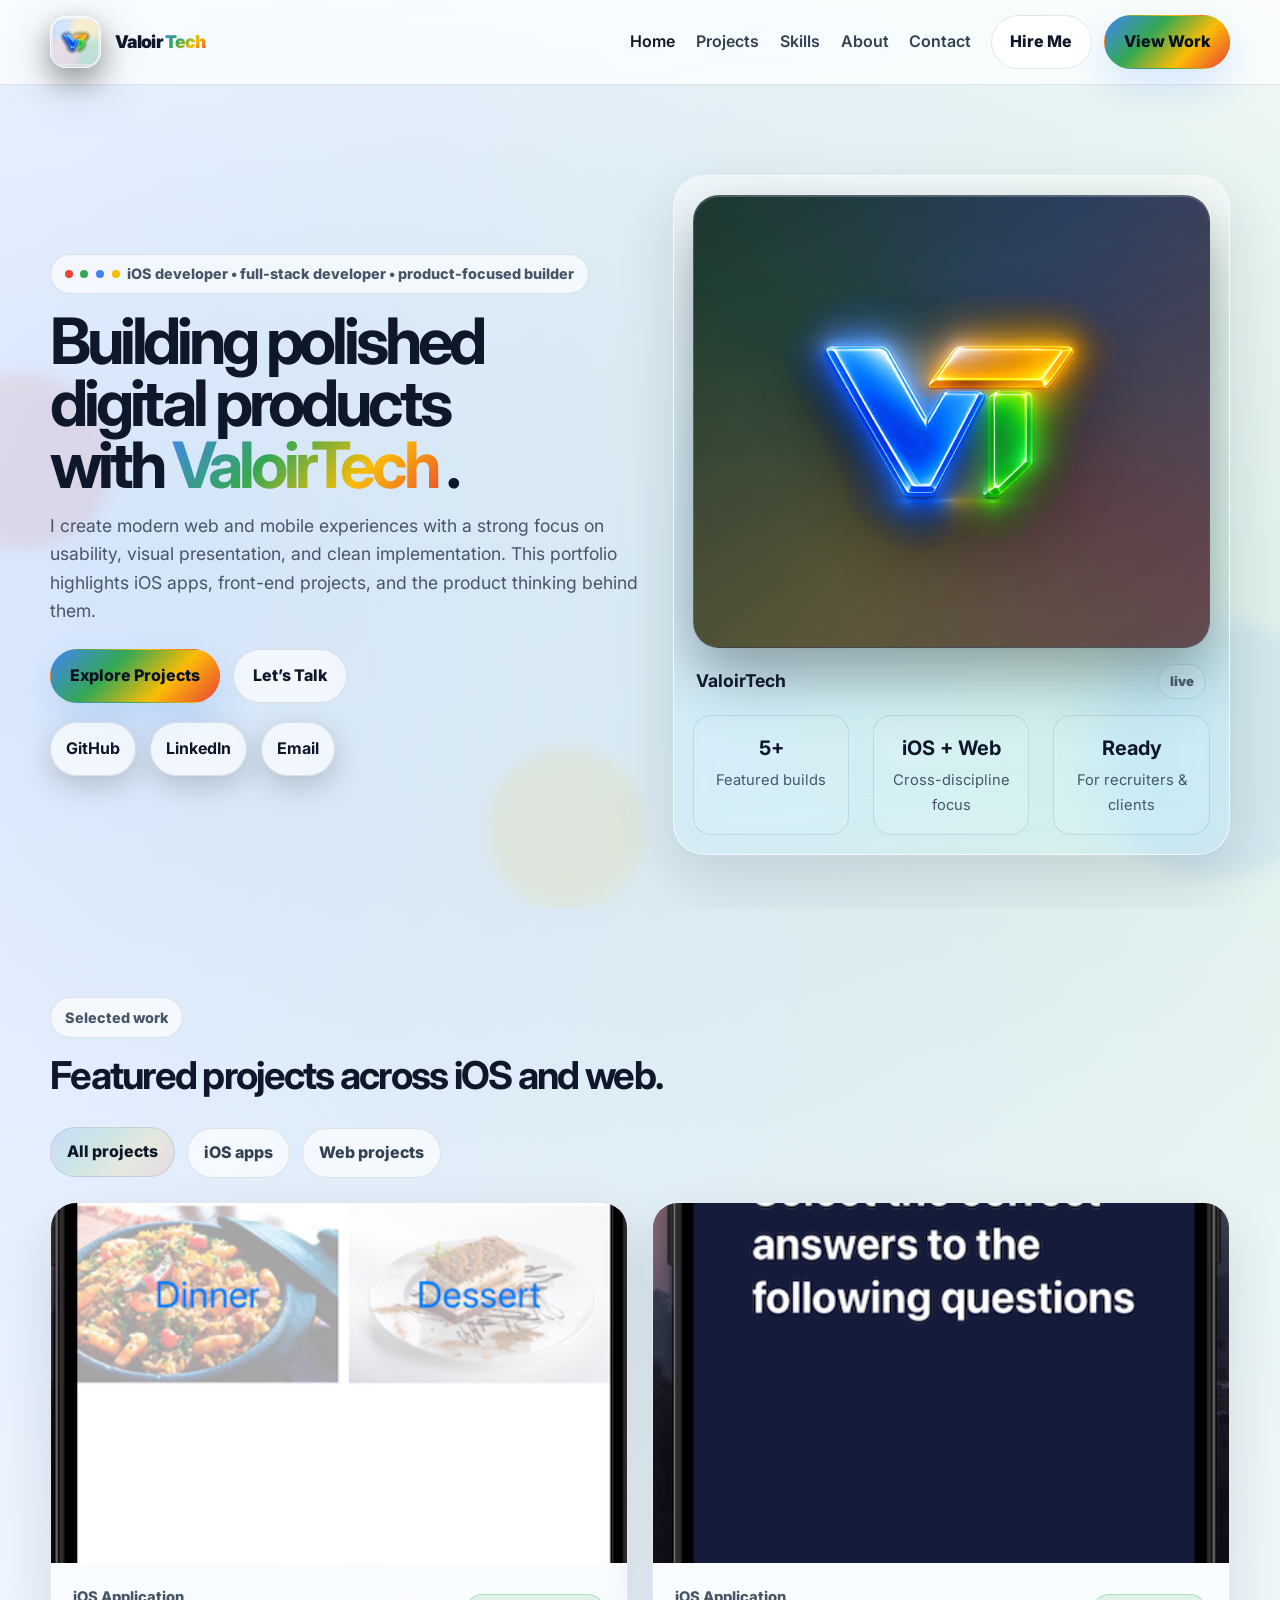
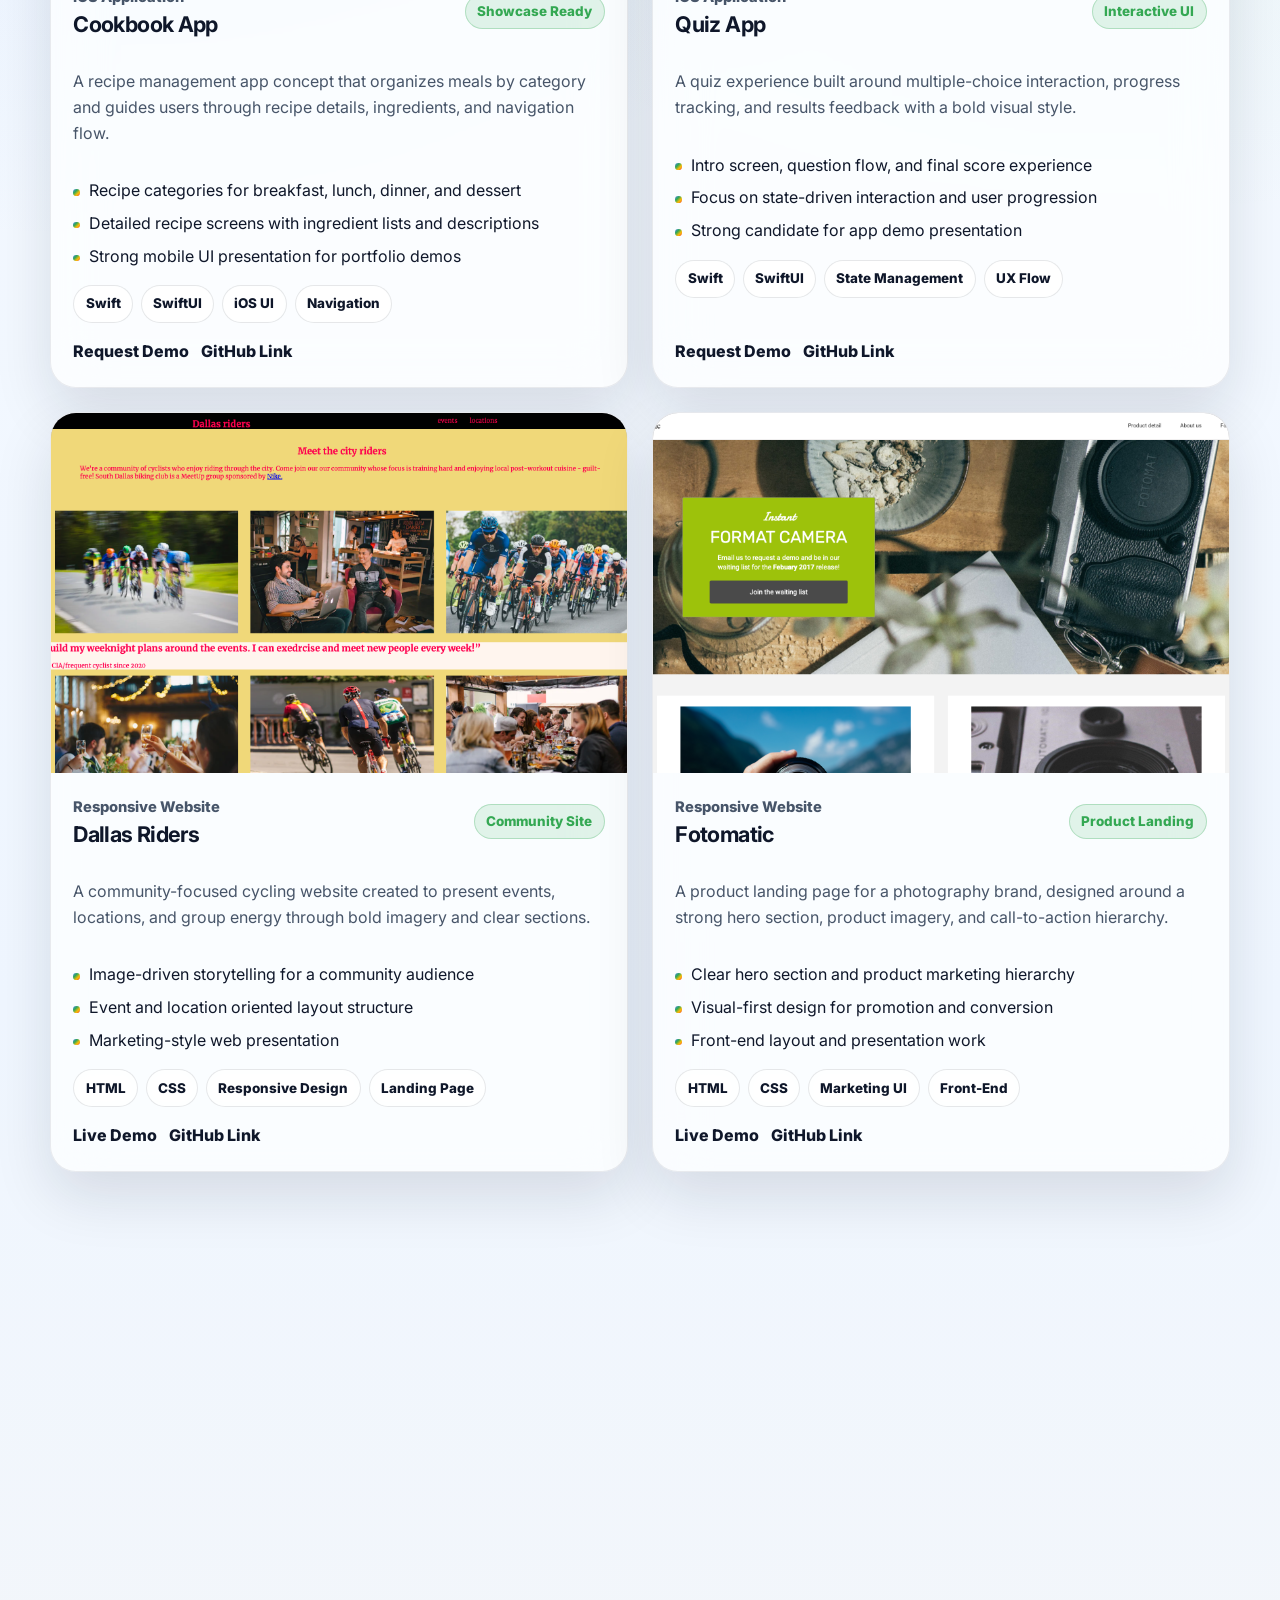
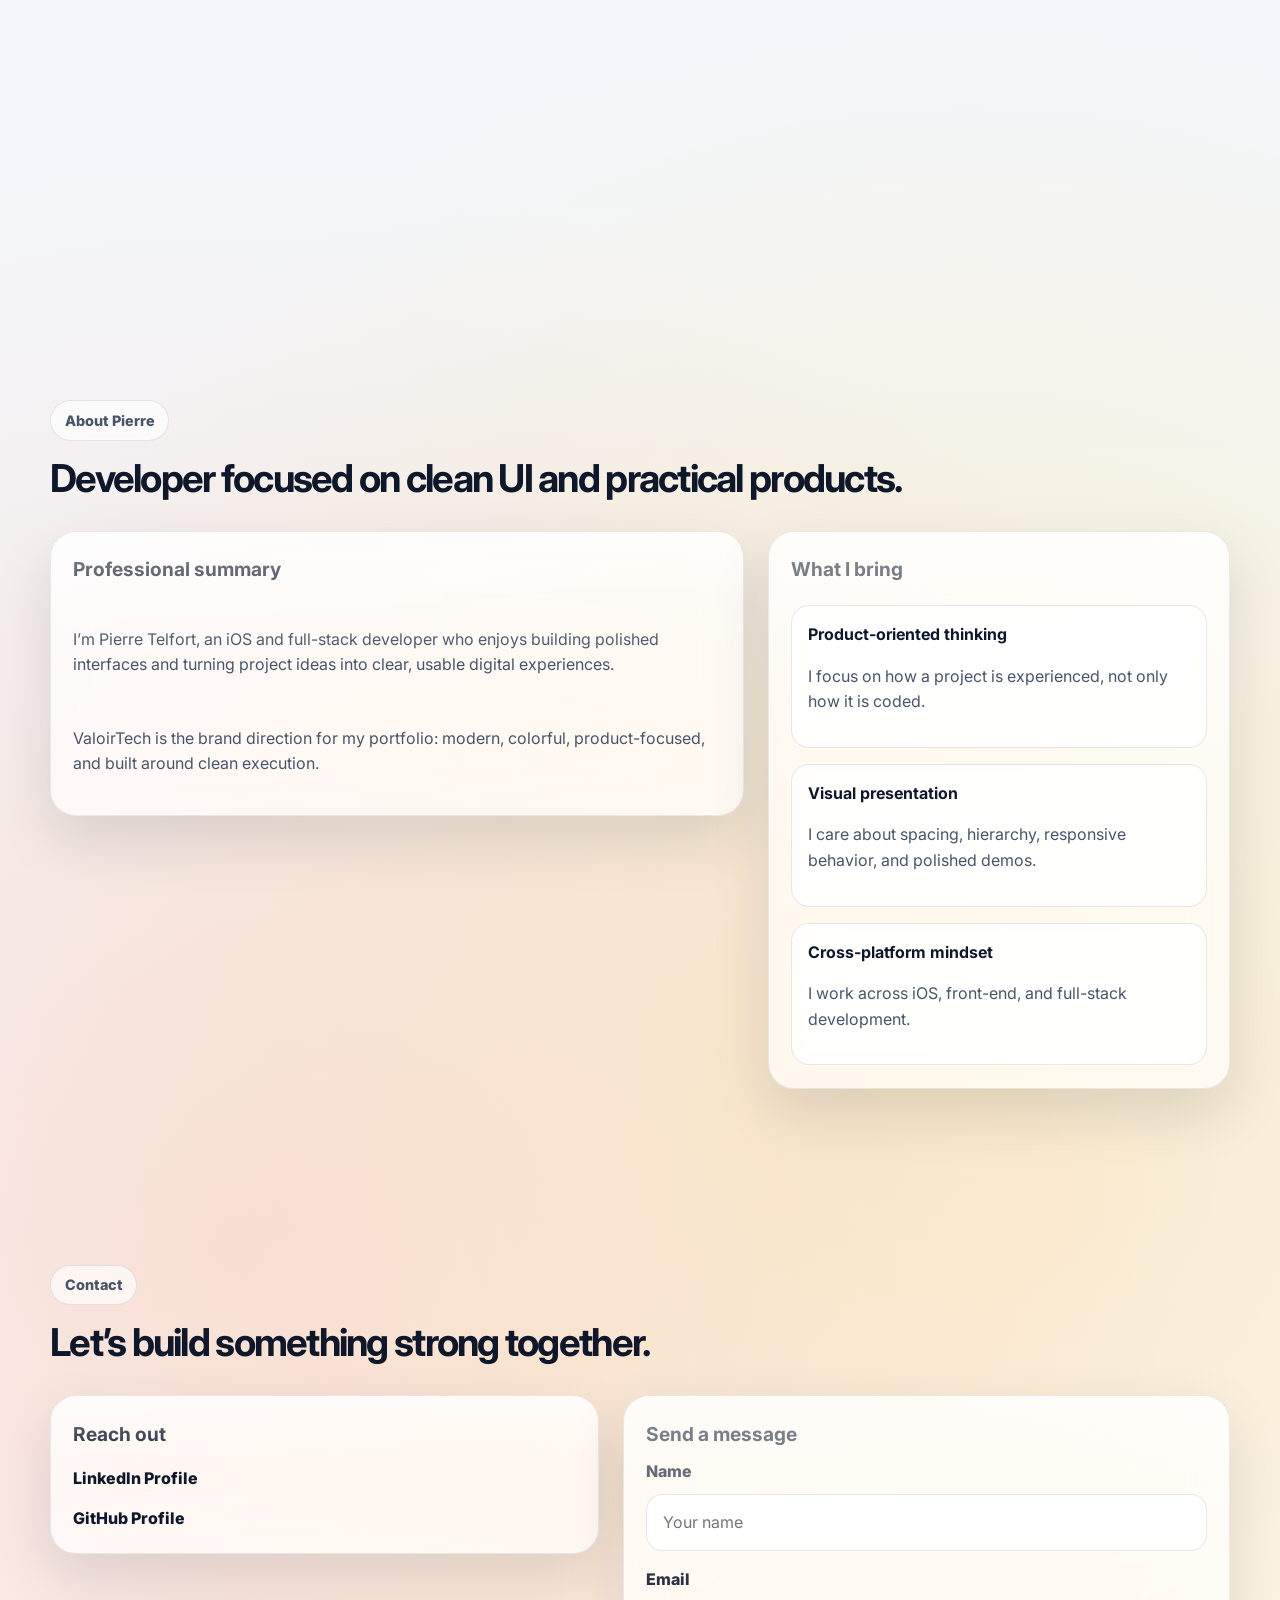
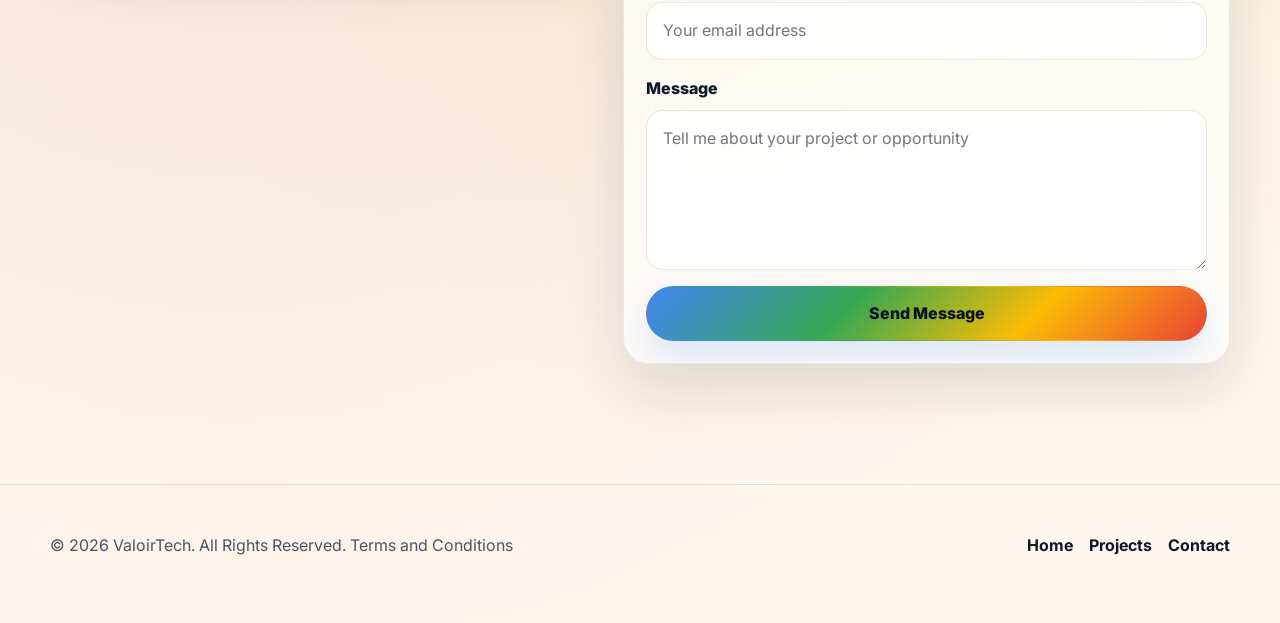
<file: index.html>
<!DOCTYPE html>
<html lang="en">
<head>
    <meta charset="utf-8"/>
    <meta content="width=device-width, initial-scale=1.0" name="viewport"/>
    <title>
        Pierre Telfort | ValoirTech Portfolio
    </title>
    <meta content="Pierre Telfort is an iOS and full-stack developer building polished mobile and web products under the ValoirTech brand." name="description"/>
    <meta content="#f3f4f6" media="(prefers-color-scheme: light)" name="theme-color"/>
    <meta content="#0b1020" media="(prefers-color-scheme: dark)" name="theme-color"/>
    <meta content="Pierre Telfort | ValoirTech Portfolio" property="og:title"/>
    <meta content="A modern portfolio showcasing iOS apps, web projects, technical skills, and product-focused design." property="og:description"/>
    <meta content="website" property="og:type"/>
    <meta content="./resources/logo/valoirtech-social-preview.png" property="og:image"/>
    <meta content="summary_large_image" name="twitter:card"/>
    <meta content="./resources/logo/valoirtech-social-preview.png" name="twitter:image"/>
    <link href="https://fonts.googleapis.com" rel="preconnect"/>
    <link crossorigin="" href="https://fonts.gstatic.com" rel="preconnect"/>
    <link href="https://fonts.googleapis.com/css2?family=Inter:wght@400;500;600;700;800;900&amp;display=swap" rel="stylesheet"/>
    <!-- ValoirTech new logo / favicon package -->
    <link href="./resources/logo/favicon-light-32x32.png" media="(prefers-color-scheme: light)" rel="icon" sizes="32x32" type="image/png"/>
    <link href="./resources/logo/favicon-dark-32x32.png" media="(prefers-color-scheme: dark)" rel="icon" sizes="32x32" type="image/png"/>
    <link href="./resources/logo/favicon-light-16x16.png" media="(prefers-color-scheme: light)" rel="icon" sizes="16x16" type="image/png"/>
    <link href="./resources/logo/favicon-dark-16x16.png" media="(prefers-color-scheme: dark)" rel="icon" sizes="16x16" type="image/png"/>
    <link href="./resources/logo/favicon.ico" rel="shortcut icon"/>
    <link href="./resources/logo/apple-touch-icon.png" rel="apple-touch-icon" sizes="180x180"/>
    <link href="./resources/logo/site.webmanifest" rel="manifest"/>
    <!--   Stylesheet    -->
    <link href="./resources/css/style.css" rel="stylesheet"/>
</head>
<body>
<header class="site-header">
    <div class="container site-nav">
        <a aria-label="ValoirTech home" class="brand" href="#home">
            <picture class="brand-logo-frame">
                <source media="(prefers-color-scheme: light)" srcset="./resources/logo/valoirtech-icon-light-512.png"/>
                <source media="(prefers-color-scheme: dark)" srcset="./resources/logo/valoirtech-icon-dark-512.png"/>
                <img alt="ValoirTech icon" class="brand-logo" src="./resources/logo/valoirtech-icon-dark-512.png"/>
            </picture>
            <span class="brand-text">
      Valoir
      <span>
       Tech
      </span>
     </span>
        </a>
        <button aria-controls="navPanel" aria-expanded="false" aria-label="Open navigation menu" class="menu-toggle" id="menuToggle">
     <span>
     </span>
        </button>
        <div class="nav-panel" id="navPanel">
            <ul class="nav-links">
                <li>
                    <a href="#home">
                        Home
                    </a>
                </li>
                <li>
                    <a href="#projects">
                        Projects
                    </a>
                </li>
                <li>
                    <a href="#skills">
                        Skills
                    </a>
                </li>
                <li>
                    <a href="#about">
                        About
                    </a>
                </li>
                <li>
                    <a href="#contact">
                        Contact
                    </a>
                </li>
            </ul>
            <div class="nav-actions">
                <a class="btn btn-secondary" href="#contact">
                    Hire Me
                </a>
                <a class="btn btn-primary" href="#projects">
                    View Work
                </a>
            </div>
        </div>
    </div>
</header>
<main>
    <section class="hero" id="home">
        <div class="orb orb-red">
        </div>
        <div class="orb orb-green">
        </div>
        <div class="orb orb-blue">
        </div>
        <div class="orb orb-yellow">
        </div>
        <div class="container hero-layout">
            <div class="hero-copy fade-in">
      <span class="eyebrow">
       <span class="dot red">
       </span>
       <span class="dot green">
       </span>
       <span class="dot blue">
       </span>
       <span class="dot yellow">
       </span>
       iOS developer &bull; full-stack developer &bull; product-focused builder
      </span>
                <h1>
                    Building polished digital products with
                    <span>
        ValoirTech
       </span>
                    .
                </h1>
                <p>
                    I create modern web and mobile experiences with a strong focus on usability, visual presentation,
                    and clean implementation. This portfolio highlights iOS apps, front-end projects, and the product thinking behind them.
                </p>
                <div class="hero-actions">
                    <a class="btn btn-primary" href="#projects">
                        Explore Projects
                    </a>
                    <a class="btn btn-secondary" href="#contact">
                        Let&rsquo;s Talk
                    </a>
                </div>
                <div aria-label="Social links" class="social-links">
                    <a class="social-chip" href="https://github.com/ValoirTech/" rel="noreferrer" target="_blank">
                        GitHub
                    </a>
                    <a class="social-chip" href="https://www.linkedin.com/in/pierre-telfort-b0227254/" rel="noreferrer" target="_blank">
                        LinkedIn
                    </a>
                    <a class="social-chip" href="#contact">
                        Email
                    </a>
                </div>
            </div>
            <div class="hero-panel fade-in logo-tilt-card" id="logoTiltCard">
                <div class="hero-logo-wrap">
                    <picture class="hero-logo-frame">
                        <source media="(prefers-color-scheme: light)" srcset="./resources/logo/valoirtech-logo-primary-light.png"/>
                        <source media="(prefers-color-scheme: dark)" srcset="./resources/logo/valoirtech-logo-primary-dark.png"/>
                        <img alt="ValoirTech primary logo" class="hero-logo" src="./resources/logo/valoirtech-logo-primary-dark.png"/>
                    </picture>
                    <div class="logo-scan">
                    </div>
                </div>
                <div class="hero-card-content">
                    <div class="hero-card-top">
                        <h2>
                            ValoirTech
                        </h2>
                        <span class="live-badge">
         live
        </span>
                    </div>
                </div>
                <div class="hero-metrics">
                    <div class="metric">
                        <strong>
                            5+
                        </strong>
                        <span>
         Featured builds
        </span>
                    </div>
                    <div class="metric">
                        <strong>
                            iOS + Web
                        </strong>
                        <span>
         Cross-discipline focus
        </span>
                    </div>
                    <div class="metric">
                        <strong>
                            Ready
                        </strong>
                        <span>
         For recruiters &amp; clients
        </span>
                    </div>
                </div>
            </div>
        </div>
    </section>
    <section class="section" id="projects">
        <div class="container">
            <div class="section-heading fade-in">
      <span class="eyebrow">
       Selected work
      </span>
                <h2 class="section-title">
                    Featured projects across iOS and web.
                </h2>
            </div>
            <div aria-label="Project filters" class="project-filters fade-in" role="tablist">
                <button aria-selected="true" class="filter-btn active" data-filter="all" role="tab">
                    All projects
                </button>
                <button aria-selected="false" class="filter-btn" data-filter="ios" role="tab">
                    iOS apps
                </button>
                <button aria-selected="false" class="filter-btn" data-filter="web" role="tab">
                    Web projects
                </button>
            </div>
            <div class="projects-grid">
                <article class="project-card fade-in" data-category="ios">
                    <div class="project-media">
                        <img alt="Cookbook categories screen" loading="lazy" src="resources/images/cookBook.png"/>
                    </div>
                    <div class="project-content">
                        <div class="project-meta">
                            <div>
                                <p class="project-subtitle">
                                    iOS Application
                                </p>
                                <h3 class="project-title">
                                    Cookbook App
                                </h3>
                            </div>
                            <span class="metric-badge">
          Showcase Ready
         </span>
                        </div>
                        <p>
                            A recipe management app concept that organizes meals by category and guides users through recipe details, ingredients, and navigation flow.
                        </p>
                        <ul class="project-points">
                            <li>
                                Recipe categories for breakfast, lunch, dinner, and dessert
                            </li>
                            <li>
                                Detailed recipe screens with ingredient lists and descriptions
                            </li>
                            <li>
                                Strong mobile UI presentation for portfolio demos
                            </li>
                        </ul>
                        <div class="tags">
         <span class="tag">
          Swift
         </span>
                            <span class="tag">
          SwiftUI
         </span>
                            <span class="tag">
          iOS UI
         </span>
                            <span class="tag">
          Navigation
         </span>
                        </div>
                        <div class="project-actions">
                            <a class="project-link" href="#contact">
                                Request Demo
                            </a>
                            <a class="project-link" href="#contact">
                                GitHub Link
                            </a>
                        </div>
                    </div>
                </article>
                <article class="project-card fade-in" data-category="ios">
                    <div class="project-media">
                        <img alt="Quiz app question screen" loading="lazy" src="resources/images/Quiz1.png"/>
                    </div>
                    <div class="project-content">
                        <div class="project-meta">
                            <div>
                                <p class="project-subtitle">
                                    iOS Application
                                </p>
                                <h3 class="project-title">
                                    Quiz App
                                </h3>
                            </div>
                            <span class="metric-badge">
          Interactive UI
         </span>
                        </div>
                        <p>
                            A quiz experience built around multiple-choice interaction, progress tracking, and results feedback with a bold visual style.
                        </p>
                        <ul class="project-points">
                            <li>
                                Intro screen, question flow, and final score experience
                            </li>
                            <li>
                                Focus on state-driven interaction and user progression
                            </li>
                            <li>
                                Strong candidate for app demo presentation
                            </li>
                        </ul>
                        <div class="tags">
         <span class="tag">
          Swift
         </span>
                            <span class="tag">
          SwiftUI
         </span>
                            <span class="tag">
          State Management
         </span>
                            <span class="tag">
          UX Flow
         </span>
                        </div>
                        <div class="project-actions">
                            <a class="project-link" href="#contact">
                                Request Demo
                            </a>
                            <a class="project-link" href="#contact">
                                GitHub Link
                            </a>
                        </div>
                    </div>
                </article>
                <article class="project-card fade-in" data-category="web">
                    <div class="project-media">
                        <img alt="Dallas Riders website screenshot" loading="lazy" src="resources/images/DallasRyder-project.png"/>
                    </div>
                    <div class="project-content">
                        <div class="project-meta">
                            <div>
                                <p class="project-subtitle">
                                    Responsive Website
                                </p>
                                <h3 class="project-title">
                                    Dallas Riders
                                </h3>
                            </div>
                            <span class="metric-badge">
          Community Site
         </span>
                        </div>
                        <p>
                            A community-focused cycling website created to present events, locations, and group energy through bold imagery and clear sections.
                        </p>
                        <ul class="project-points">
                            <li>
                                Image-driven storytelling for a community audience
                            </li>
                            <li>
                                Event and location oriented layout structure
                            </li>
                            <li>
                                Marketing-style web presentation
                            </li>
                        </ul>
                        <div class="tags">
         <span class="tag">
          HTML
         </span>
                            <span class="tag">
          CSS
         </span>
                            <span class="tag">
          Responsive Design
         </span>
                            <span class="tag">
          Landing Page
         </span>
                        </div>
                        <div class="project-actions">
                            <a class="project-link" href="#contact">
                                Live Demo
                            </a>
                            <a class="project-link" href="#contact">
                                GitHub Link
                            </a>
                        </div>
                    </div>
                </article>
                <article class="project-card fade-in" data-category="web">
                    <div class="project-media">
                        <img alt="Fotomatic landing page screenshot" loading="lazy" src="resources/images/fotomatic-project.png"/>
                    </div>
                    <div class="project-content">
                        <div class="project-meta">
                            <div>
                                <p class="project-subtitle">
                                    Responsive Website
                                </p>
                                <h3 class="project-title">
                                    Fotomatic
                                </h3>
                            </div>
                            <span class="metric-badge">
          Product Landing
         </span>
                        </div>
                        <p>
                            A product landing page for a photography brand, designed around a strong hero section, product imagery, and call-to-action hierarchy.
                        </p>
                        <ul class="project-points">
                            <li>
                                Clear hero section and product marketing hierarchy
                            </li>
                            <li>
                                Visual-first design for promotion and conversion
                            </li>
                            <li>
                                Front-end layout and presentation work
                            </li>
                        </ul>
                        <div class="tags">
         <span class="tag">
          HTML
         </span>
                            <span class="tag">
          CSS
         </span>
                            <span class="tag">
          Marketing UI
         </span>
                            <span class="tag">
          Front-End
         </span>
                        </div>
                        <div class="project-actions">
                            <a class="project-link" href="#contact">
                                Live Demo
                            </a>
                            <a class="project-link" href="#contact">
                                GitHub Link
                            </a>
                        </div>
                    </div>
                </article>
            </div>
        </div>
    </section>
    <section class="section" id="skills">
        <div class="container">
            <div class="fade-in">
      <span class="eyebrow">
       Core strengths
      </span>
                <h2 class="section-title">
                    Technical skills organized by discipline.
                </h2>
            </div>
            <div class="skills-grid">
                <article class="skill-card fade-in">
                    <h3>
                        iOS Development
                    </h3>
                    <p>
                        Building mobile interfaces and app flows that feel structured, polished, and user-friendly.
                    </p>
                    <ul class="skill-list">
                        <li>
                            Swift
                        </li>
                        <li>
                            SwiftUI
                        </li>
                        <li>
                            App Navigation
                        </li>
                        <li>
                            UI Prototyping
                        </li>
                    </ul>
                </article>
                <article class="skill-card fade-in">
                    <h3>
                        Front-End
                    </h3>
                    <p>
                        Creating responsive websites with strong layout systems, visual hierarchy, and clean interaction patterns.
                    </p>
                    <ul class="skill-list">
                        <li>
                            HTML5
                        </li>
                        <li>
                            CSS3
                        </li>
                        <li>
                            JavaScript
                        </li>
                        <li>
                            React
                        </li>
                    </ul>
                </article>
                <article class="skill-card fade-in">
                    <h3>
                        Back-End
                    </h3>
                    <p>
                        Supporting modern application features with practical server-side skills and full-stack understanding.
                    </p>
                    <ul class="skill-list">
                        <li>
                            Node.js
                        </li>
                        <li>
                            Python
                        </li>
                        <li>
                            Java
                        </li>
                        <li>
                            REST APIs
                        </li>
                    </ul>
                </article>
                <article class="skill-card fade-in">
                    <h3>
                        Workflow &amp; Tools
                    </h3>
                    <p>
                        Using modern tools to manage code, iteration, deployment, and portfolio-ready product work.
                    </p>
                    <ul class="skill-list">
                        <li>
                            Git
                        </li>
                        <li>
                            GitHub
                        </li>
                        <li>
                            Responsive Design
                        </li>
                        <li>
                            UI Presentation
                        </li>
                    </ul>
                </article>
            </div>
        </div>
    </section>
    <section class="section" id="about">
        <div class="container">
            <div class="fade-in">
      <span class="eyebrow">
       About Pierre
      </span>
                <h2 class="section-title">
                    Developer focused on clean UI and practical products.
                </h2>
            </div>
            <div class="about-grid">
                <article class="about-card fade-in">
                    <div class="about-bio">
                        <h3>
                            Professional summary
                        </h3>
                        <p>
                            I&rsquo;m Pierre Telfort, an iOS and full-stack developer who enjoys building polished interfaces and turning project ideas into clear, usable digital experiences.
                        </p>
                        <p>
                            ValoirTech is the brand direction for my portfolio: modern, colorful, product-focused, and built around clean execution.
                        </p>
                    </div>
                </article>
                <aside class="about-card fade-in">
                    <h3>
                        What I bring
                    </h3>
                    <div class="about-highlights">
                        <div class="highlight">
                            <strong>
                                Product-oriented thinking
                            </strong>
                            <p>
                                I focus on how a project is experienced, not only how it is coded.
                            </p>
                        </div>
                        <div class="highlight">
                            <strong>
                                Visual presentation
                            </strong>
                            <p>
                                I care about spacing, hierarchy, responsive behavior, and polished demos.
                            </p>
                        </div>
                        <div class="highlight">
                            <strong>
                                Cross-platform mindset
                            </strong>
                            <p>
                                I work across iOS, front-end, and full-stack development.
                            </p>
                        </div>
                    </div>
                </aside>
            </div>
        </div>
    </section>
    <section class="section" id="contact">
        <div class="container">
            <div class="fade-in">
      <span class="eyebrow">
       Contact
      </span>
                <h2 class="section-title">
                    Let&rsquo;s build something strong together.
                </h2>
            </div>
            <div class="contact-grid">
                <article class="contact-card fade-in">
                    <h3>
                        Reach out
                    </h3>
                    <ul class="contact-list">
                        <li>
                            <a href="https://www.linkedin.com/in/pierre-telfort-b0227254/" rel="noreferrer" target="_blank">
                                LinkedIn Profile
                            </a>
                        </li>
                        <li>
                            <a href="https://github.com/ValoirTech/" rel="noreferrer" target="_blank">
                                GitHub Profile
                            </a>
                        </li>
                    </ul>
                </article>
                <article class="contact-card fade-in">
                    <h3>
                        Send a message
                    </h3>
                    <form action="https://api.web3forms.com/submit" class="contact-form" method="POST">
                        <input name="access_key" type="hidden" value="9e557c4e-c0c1-444b-ade7-1f0a166289ba"/>
                        <div class="form-row">
                            <label for="name">
                                Name
                            </label>
                            <input id="name" name="name" placeholder="Your name" required="" type="text"/>
                        </div>
                        <div class="form-row">
                            <label for="email">
                                Email
                            </label>
                            <input id="email" name="email" placeholder="Your email address" required="" type="email"/>
                        </div>
                        <div class="form-row">
                            <label for="message">
                                Message
                            </label>
                            <textarea id="message" name="message" placeholder="Tell me about your project or opportunity" required=""></textarea>
                        </div>
                        <input class="hidden" name="botcheck" style="display: none;" type="checkbox"/>
                        <button class="btn btn-primary" type="submit">
                            Send Message
                        </button>
                    </form>
                </article>
            </div>
        </div>
    </section>
</main>
<footer class="site-footer">
    <div class="container footer-grid">
        <p class="footer-copy">
            &copy; 2026 ValoirTech. All Rights Reserved.
            <a class="terms" href="./Terms.html">
                Terms and Conditions
            </a>
        </p>
        <div class="footer-links">
            <a href="#home">
                Home
            </a>
            <a href="#projects">
                Projects
            </a>
            <a href="#contact">
                Contact
            </a>
        </div>
    </div>
</footer>
<a aria-label="Back to top" class="back-to-top" href="#home" id="backToTop">
    &uarr;
</a>
<script src="./resources/JS/app.js">
</script>
</body>
</html>
</file>
<file: resources/css/style.css>
/* =========================================
VALOIRTECH PORTFOLIO
- Glassmorphism UI
- RGBY logo system only: red, green, blue, yellow
========================================= */
:root  {
    color-scheme: light dark;
    --red: #EA4335;
    --green: #34A853;
    --blue: #4285F4;
    --yellow: #FBBC05;
    --dark: #070b14;
    --surface: rgba(11, 16, 32, 0.68);
    --surface-strong: rgba(9, 14, 26, 0.86);
    --text: #f8fafc;
    --muted: #94a3b8;
    --nav-link: #cbd5e1;
    --line: rgba(255,255,255,.12);
    --glass-border: rgba(255,255,255,.16);
    --glass-highlight: rgba(255,255,255,.12);
    --card-border: rgba(148,163,184,.16);
    --chip-bg: rgba(255,255,255,.06);
    --input-bg: rgba(2,8,23,.34);
    --radius: 26px;
    --radius-sm: 18px;
    --max-width: 1180px;
    --nav-height: 84px;
    --blur-xl: 26px;
    --transition-fast: 180ms ease;
    --transition-base: 280ms ease;
    --shadow-soft: 0 10px 30px rgba(0,0,0,.18);
    --shadow-card: 0 24px 70px rgba(0,0,0,.28);
    --shadow-hover: 0 30px 84px rgba(0,0,0,.35);
    --brand-gradient: linear-gradient(135deg, var(--blue), var(--green) 36%, var(--yellow) 68%, var(--red));
    --page-gradient:
            radial-gradient(circle at 8% 10%, rgba(66,133,244,.24), transparent 26%),
            radial-gradient(circle at 88% 12%, rgba(52,168,83,.18), transparent 24%),
            radial-gradient(circle at 76% 78%, rgba(251,188,5,.16), transparent 24%),
            radial-gradient(circle at 18% 82%, rgba(234,67,53,.15), transparent 24%),
            linear-gradient(180deg, #070b14 0%, #0b1020 48%, #0f172a 100%);
}
@media (prefers-color-scheme: light)  {
    :root  {
        --text: #0f172a;
        --muted: #475569;
        --nav-link: #334155;
        --surface: rgba(255,255,255,.72);
        --surface-strong: rgba(255,255,255,.88);
        --line: rgba(15,23,42,.1);
        --glass-border: rgba(255,255,255,.62);
        --glass-highlight: rgba(255,255,255,.74);
        --card-border: rgba(15,23,42,.08);
        --chip-bg: rgba(255,255,255,.66);
        --input-bg: rgba(255,255,255,.72);
        --shadow-card: 0 24px 58px rgba(15,23,42,.12);
        --shadow-hover: 0 30px 70px rgba(15,23,42,.16);
        --page-gradient:
                radial-gradient(circle at 8% 10%, rgba(66,133,244,.18), transparent 26%),
                radial-gradient(circle at 88% 12%, rgba(52,168,83,.13), transparent 24%),
                radial-gradient(circle at 76% 78%, rgba(251,188,5,.16), transparent 24%),
                radial-gradient(circle at 18% 82%, rgba(234,67,53,.12), transparent 24%),
                linear-gradient(180deg, #fbfdff 0%, #eff6ff 48%, #fff7ed 100%);
    }
}
*,*::before,*::after {
    box-sizing:border-box;
    transition:background-color var(--transition-base),background var(--transition-base),color var(--transition-base),border-color var(--transition-base),box-shadow var(--transition-base),transform var(--transition-fast)
}
html {
    scroll-behavior:smooth
}
body {
    margin:0;
    font-family:"Inter",system-ui,-apple-system,BlinkMacSystemFont,"Segoe UI",sans-serif;
    background:var(--page-gradient);
    color:var(--text);
    line-height:1.6;
    min-height:100vh;
    overflow-x:hidden
}
img {
    display:block;
    max-width:100%
}
a {
    color:inherit;
    text-decoration:none
}
button,input,textarea,select {
    font:inherit
}
button {
    background:none;
    border:0;
    color:inherit;
    cursor:pointer
}
.container {
    width:min(100% - 2rem,var(--max-width));
    margin:0 auto
}
.section {
    padding:5.5rem 0
}
.terms:hover {
    color:var(--red)
}
.site-header {
    position:sticky;
    top:0;
    z-index:1000;
    background:rgba(7,11,20,.66);
    backdrop-filter:blur(22px) saturate(170%);
    -webkit-backdrop-filter:blur(22px) saturate(170%);
    border-bottom:1px solid var(--line)
}
@media (prefers-color-scheme:light) {
    .site-header {
        background:rgba(255,255,255,.72)
    }
}
.site-nav {
    min-height:var(--nav-height);
    display:flex;
    align-items:center;
    justify-content:space-between;
    gap:1rem
}
.brand {
    display:inline-flex;
    align-items:center;
    gap:.85rem;
    font-weight:900;
    letter-spacing:-.04em
}

.brand-logo-frame {
    display:inline-flex;
    align-items:center;
    justify-content:center;
    line-height:0
}

.hero-logo-frame {
    display:block;
    width:100%
}
.brand-logo {
    width:3.2rem;
    height:3.2rem;
    object-fit:contain;
    padding:.08rem;
    border-radius:1rem;
    border:1px solid var(--glass-border);
    background:rgba(255,255,255,.08);
    box-shadow:inset 0 1px 0 rgba(255,255,255,.2),0 12px 28px rgba(0,0,0,.28);
    filter:drop-shadow(0 12px 22px rgba(0,0,0,.26))
}
.brand-text {
    font-size:1.1rem
}
.brand-text span {
    background:var(--brand-gradient);
    -webkit-background-clip:text;
    background-clip:text;
    color:transparent
}
.nav-panel {
    display:flex;
    align-items:center;
    gap:1.2rem
}
.nav-links {
    display:flex;
    align-items:center;
    gap:1.3rem;
    list-style:none;
    padding:0;
    margin:0
}
.nav-links a {
    color:var(--nav-link);
    font-weight:600
}
.nav-links a:hover,.nav-links a:focus-visible,.nav-links a.active {
    color:var(--text)
}
.nav-actions {
    display:flex;
    align-items:center;
    gap:.75rem
}
.menu-toggle {
    display:none;
    width:2.8rem;
    height:2.8rem;
    border-radius:14px;
    border:1px solid var(--line);
    background:var(--chip-bg);
    backdrop-filter:blur(12px)
}
.menu-toggle span,.menu-toggle::before,.menu-toggle::after {
    content:"";
    display:block;
    width:1.2rem;
    height:2px;
    background:currentColor;
    margin:.23rem auto
}
.menu-toggle[aria-expanded="true"] span {
    opacity:0
}
.menu-toggle[aria-expanded="true"]::before {
    transform:translateY(6px) rotate(45deg)
}
.menu-toggle[aria-expanded="true"]::after {
    transform:translateY(-6px) rotate(-45deg)
}
.btn {
    display:inline-flex;
    align-items:center;
    justify-content:center;
    gap:.55rem;
    min-height:3rem;
    padding:.84rem 1.18rem;
    border-radius:999px;
    border:1px solid transparent;
    font-weight:800;
    white-space:nowrap
}
.btn:hover,.btn:focus-visible {
    transform:translateY(-2px)
}
.btn-primary {
    background:var(--brand-gradient);
    color:#07111f;
    box-shadow:0 16px 38px rgba(66,133,244,.2)
}
.btn-secondary {
    border-color:var(--line);
    background:var(--chip-bg);
    color:var(--text);
    backdrop-filter:blur(12px)
}
.hero {
    position:relative;
    overflow:clip;
    padding:5.6rem 0 3.4rem
}
.hero-layout {
    display:grid;
    grid-template-columns:1.03fr .97fr;
    gap:2rem;
    align-items:center
}
.orb {
    position:absolute;
    border-radius:50%;
    filter:blur(8px);
    opacity:.55;
    pointer-events:none;
    animation:drift 9s ease-in-out infinite
}
.orb-red {
    width:11rem;
    height:11rem;
    background:rgba(234,67,53,.18);
    left:-4rem;
    top:18rem
}
.orb-green {
    width:13rem;
    height:13rem;
    background:rgba(52,168,83,.16);
    right:5%;
    top:8rem;
    animation-delay:-2s
}
.orb-blue {
    width:16rem;
    height:16rem;
    background:rgba(66,133,244,.16);
    right:-4rem;
    bottom:2rem;
    animation-delay:-3s
}
.orb-yellow {
    width:10rem;
    height:10rem;
    background:rgba(251,188,5,.18);
    left:38%;
    bottom:0;
    animation-delay:-5s
}
@keyframes drift {
    0%,100% {
        transform:translate3d(0,0,0)
    }
    50% {
        transform:translate3d(16px,-18px,0)
    }
}
.eyebrow {
    display:inline-flex;
    align-items:center;
    gap:.48rem;
    padding:.48rem .85rem;
    border:1px solid var(--line);
    border-radius:999px;
    background:var(--chip-bg);
    backdrop-filter:blur(14px);
    font-size:.9rem;
    font-weight:800;
    color:var(--muted);
    margin-bottom:1rem
}
.dot {
    width:.5rem;
    height:.5rem;
    border-radius:50%;
    display:inline-block
}
.red {
    background:var(--red)
}
.green {
    background:var(--green)
}
.blue {
    background:var(--blue)
}
.yellow {
    background:var(--yellow)
}
.hero-copy h1 {
    font-size:clamp(2.75rem,5vw,5rem);
    line-height:.97;
    letter-spacing:-.065em;
    margin:0 0 1rem;
    max-width:12ch
}
.hero-copy h1 span {
    background:var(--brand-gradient);
    -webkit-background-clip:text;
    background-clip:text;
    color:transparent
}
.hero-copy p {
    color:var(--muted);
    font-size:1.1rem;
    max-width:62ch;
    margin:0 0 1.5rem
}
.hero-actions,.social-links {
    display:flex;
    flex-wrap:wrap;
    gap:.85rem
}
.social-links {
    margin-top:1.2rem
}
.social-chip {
    display:inline-flex;
    align-items:center;
    padding:.8rem .95rem;
    border-radius:999px;
    border:1px solid var(--line);
    background:var(--chip-bg);
    color:var(--text);
    backdrop-filter:blur(12px);
    box-shadow:var(--shadow-soft);
    font-weight:700
}
.hero-panel {
    padding:1.2rem;
    border-radius:32px;
    background:linear-gradient(180deg,rgba(255,255,255,.12),rgba(255,255,255,.04));
    border:1px solid var(--glass-border);
    backdrop-filter:blur(var(--blur-xl)) saturate(170%);
    -webkit-backdrop-filter:blur(var(--blur-xl)) saturate(170%);
    box-shadow:var(--shadow-card);
    position:relative;
    overflow:hidden;
    transform-style:preserve-3d;
    will-change:transform
}
.hero-panel::before {
    content:"";
    position:absolute;
    inset:0;
    background:linear-gradient(180deg,var(--glass-highlight),transparent 42%);
    opacity:.75;
    pointer-events:none
}
.hero-logo-wrap {
    position:relative;
    border-radius:26px;
    overflow:hidden;
    background:linear-gradient(145deg,rgba(7,11,20,.94),rgba(15,23,42,.76));
    border:1px solid rgba(255,255,255,.18);
    box-shadow:inset 0 1px 0 rgba(255,255,255,.24),0 26px 60px rgba(0,0,0,.34);
    padding:1.1rem
}
.hero-logo-wrap::before {
    content:"";
    position:absolute;
    inset:-35%;
    background:conic-gradient(from 120deg,var(--red),var(--yellow),var(--green),var(--blue),var(--red));
    opacity:.22;
    filter:blur(30px);
    animation:spinGlow 10s linear infinite
}
.hero-logo {
    position:relative;
    z-index:1;
    display:block;
    width:min(100%,26rem);
    margin:0 auto;
    aspect-ratio:1/1;
    object-fit:contain;
    border-radius:24px;
    filter:drop-shadow(0 20px 38px rgba(0,0,0,.48)) saturate(1.08);
    animation:floatLogo 5s ease-in-out infinite
}
.logo-scan {
    position:absolute;
    z-index:2;
    inset:0;
    background:linear-gradient(115deg,transparent 0%,rgba(255,255,255,.16) 45%,transparent 58%);
    transform:translateX(-120%);
    animation:scan 5.5s ease-in-out infinite
}
.hero-card-content {
    position:relative;
    z-index:2;
    padding:1rem .2rem 0
}
.hero-card-top {
    display:flex;
    align-items:center;
    justify-content:space-between;
    gap:1rem;
    flex-wrap:wrap
}
.hero-card-top h2 {
    font-size:1.1rem;
    margin:0
}
.live-badge {
    font-size:.82rem;
    font-weight:900;
    border-radius:999px;
    padding:.35rem .7rem;
    background:rgba(255,255,255,.08);
    border:1px solid var(--line);
    color:var(--muted)
}
@keyframes floatLogo {
    0%,100% {
        transform:translateY(0)
    }
    50% {
        transform:translateY(-7px)
    }
}
@keyframes spinGlow {
    to {
        transform:rotate(1turn)
    }
}
@keyframes scan {
    0%,55% {
        transform:translateX(-120%)
    }
    78%,100% {
        transform:translateX(120%)
    }
}
.hero-metrics,.projects-grid,.skills-grid,.about-grid,.contact-grid,.footer-grid {
    display:grid;
    gap:1.5rem
}
.hero-metrics {
    grid-template-columns:repeat(3,1fr);
    margin-top:1rem;
    position:relative;
    z-index:2
}
.metric {
    padding:1rem;
    border-radius:18px;
    background:rgba(255,255,255,.06);
    border:1px solid var(--line);
    backdrop-filter:blur(12px);
    text-align:center
}
.metric strong {
    display:block;
    font-size:1.25rem;
    margin-bottom:.2rem
}
.metric span {
    color:var(--muted);
    font-size:.92rem
}
.tags {
    display:flex;
    flex-wrap:wrap;
    gap:.5rem
}
.hero-tags {
    margin-top:.9rem
}
.tag,.metric-badge {
    display:inline-flex;
    align-items:center;
    border-radius:999px;
    font-size:.84rem;
    font-weight:800
}
.tag {
    padding:.45rem .7rem;
    background:var(--chip-bg);
    color:var(--text);
    border:1px solid var(--line);
    backdrop-filter:blur(10px)
}
.tag-red {
    border-color:rgba(234,67,53,.45)
}
.tag-green {
    border-color:rgba(52,168,83,.45)
}
.tag-blue {
    border-color:rgba(66,133,244,.45)
}
.tag-yellow {
    border-color:rgba(251,188,5,.45)
}
.metric-badge {
    padding:.35rem .7rem;
    background:rgba(52,168,83,.13);
    color:var(--green);
    border:1px solid rgba(52,168,83,.28)
}
.section-heading {
    max-width:760px
}
.section-title {
    font-size:clamp(2rem,3vw,3rem);
    line-height:1.1;
    margin:0 0 1rem;
    letter-spacing:-.045em
}
.fade-in {
    opacity:0;
    transform:translateY(24px);
    transition:opacity 700ms ease,transform 700ms ease
}
.fade-in.visible {
    opacity:1;
    transform:translateY(0)
}
.project-card,.skill-card,.about-card,.contact-card {
    background:var(--surface);
    border:1px solid var(--card-border);
    border-radius:var(--radius);
    box-shadow:var(--shadow-card);
    backdrop-filter:blur(var(--blur-xl)) saturate(160%);
    -webkit-backdrop-filter:blur(var(--blur-xl)) saturate(160%);
    overflow:hidden;
    position:relative
}
.project-card::before,.skill-card::before,.about-card::before,.contact-card::before {
    content:"";
    position:absolute;
    inset:0;
    pointer-events:none;
    border-radius:inherit;
    background:linear-gradient(180deg,var(--glass-highlight),transparent 42%);
    opacity:.72
}
.skill-card,.about-card,.contact-card {
    padding:1.4rem
}
.skill-card h3,.contact-card h3,.about-card h3 {
    font-size:1.2rem;
    margin:0 0 .6rem
}
.skill-card p,.contact-card p,.about-card p,.project-card p,.about-bio p {
    color:var(--muted)
}
.project-filters {
    display:flex;
    flex-wrap:wrap;
    gap:.75rem;
    margin:2rem 0 1.5rem
}
.filter-btn {
    padding:.72rem 1rem;
    border-radius:999px;
    background:var(--chip-bg);
    border:1px solid var(--line);
    color:var(--nav-link);
    font-weight:800;
    backdrop-filter:blur(12px)
}
.filter-btn.active,.filter-btn:hover,.filter-btn:focus-visible {
    background:linear-gradient(135deg,rgba(66,133,244,.16),rgba(52,168,83,.14),rgba(251,188,5,.12),rgba(234,67,53,.12));
    color:var(--text);
    transform:translateY(-1px)
}
.projects-grid {
    grid-template-columns:repeat(2,1fr)
}
.project-card {
    display:grid;
    grid-template-rows:auto 1fr
}
.project-card:hover,.project-card:focus-within {
    transform:translateY(-5px);
    box-shadow:var(--shadow-hover)
}
.project-media {
    position:relative;
    overflow:hidden;
    background:rgba(2,8,23,.34)
}
.project-media img {
    width:100%;
    aspect-ratio:16/10;
    object-fit:cover;
    transform:scale(1.01);
    transition:transform 500ms ease
}
.project-card:hover .project-media img {
    transform:scale(1.05)
}
.project-content {
    padding:1.4rem;
    display:flex;
    flex-direction:column;
    gap:1rem;
    position:relative;
    z-index:1
}
.project-meta {
    display:flex;
    align-items:center;
    justify-content:space-between;
    gap:1rem;
    flex-wrap:wrap
}
.project-title {
    font-size:1.35rem;
    line-height:1.15;
    letter-spacing:-.03em;
    margin:0
}
.project-subtitle {
    color:var(--blue);
    font-size:.92rem;
    font-weight:800;
    margin:0 0 .2rem
}
.project-points {
    list-style:none;
    display:grid;
    gap:.45rem;
    color:var(--text);
    padding:0;
    margin:0
}
.project-points li {
    position:relative;
    padding-left:1rem
}
.project-points li::before {
    content:"";
    position:absolute;
    left:0;
    top:.68rem;
    width:.42rem;
    height:.42rem;
    border-radius:50%;
    background:var(--brand-gradient)
}
.project-actions {
    display:flex;
    flex-wrap:wrap;
    gap:.7rem;
    margin-top:auto
}
.project-link {
    display:inline-flex;
    color:var(--text);
    font-weight:800
}
.skills-grid {
    grid-template-columns:repeat(4,1fr);
    margin-top:2rem
}
.skill-list {
    list-style:none;
    display:grid;
    gap:.65rem;
    margin:1rem 0 0;
    padding:0
}
.skill-list li {
    display:flex;
    align-items:center;
    gap:.6rem;
    color:var(--text)
}
.skill-list li::before {
    content:"";
    width:.55rem;
    height:.55rem;
    border-radius:999px;
    background:var(--brand-gradient);
    box-shadow:0 0 0 4px rgba(66,133,244,.08);
    flex-shrink:0
}
.about-grid {
    grid-template-columns:1.2fr .8fr;
    align-items:start;
    margin-top:2rem
}
.about-bio {
    display:grid;
    gap:1rem
}
.about-highlights {
    display:grid;
    gap:1rem;
    margin-top:1.25rem
}
.highlight {
    padding:1rem;
    border:1px solid var(--line);
    background:var(--chip-bg);
    border-radius:var(--radius-sm);
    backdrop-filter:blur(12px)
}
.highlight strong {
    display:block;
    margin-bottom:.35rem
}
.contact-grid {
    grid-template-columns:.95fr 1.05fr;
    align-items:start;
    margin-top:2rem
}
.contact-list {
    list-style:none;
    display:grid;
    gap:.9rem;
    margin:1rem 0 0;
    padding:0
}
.contact-list a {
    font-weight:800
}
.contact-form {
    display:grid;
    gap:1rem
}
.form-row {
    display:grid;
    gap:.55rem
}
label {
    font-weight:800;
    color:var(--text)
}
input,textarea {
    width:100%;
    padding:.95rem 1rem;
    border-radius:16px;
    border:1px solid var(--line);
    background:var(--input-bg);
    color:var(--text);
    outline:none;
    backdrop-filter:blur(10px)
}
input:focus,textarea:focus {
    border-color:rgba(66,133,244,.55);
    box-shadow:0 0 0 4px rgba(66,133,244,.12)
}
textarea {
    resize:vertical;
    min-height:160px
}
.site-footer {
    padding:2rem 0 3rem;
    border-top:1px solid var(--line);
    margin-top:2rem
}
.footer-grid {
    grid-template-columns:1fr auto;
    align-items:center
}
.footer-copy {
    color:var(--muted)
}
.footer-links {
    display:flex;
    flex-wrap:wrap;
    gap:1rem;
    color:var(--text);
    font-weight:700
}
.back-to-top {
    position:fixed;
    right:1rem;
    bottom:1rem;
    width:3.25rem;
    height:3.25rem;
    border-radius:50%;
    display:grid;
    place-items:center;
    background:var(--brand-gradient);
    color:#07111f;
    box-shadow:var(--shadow-card);
    opacity:0;
    transform:translateY(12px);
    pointer-events:none;
    z-index:900;
    font-weight:900
}
.back-to-top.visible {
    opacity:1;
    transform:translateY(0);
    pointer-events:auto
}
@media (max-width:1080px) {
    .hero-layout,.about-grid,.contact-grid,.projects-grid,.footer-grid {
        grid-template-columns:1fr
    }
    .skills-grid {
        grid-template-columns:repeat(2,1fr)
    }
    .hero-copy h1 {
        max-width:13ch
    }
}
@media (max-width:860px) {
    .menu-toggle {
        display:inline-grid;
        place-items:center
    }
    .nav-panel {
        position:absolute;
        top:calc(100% + .8rem);
        left:1rem;
        right:1rem;
        padding:1rem;
        border-radius:24px;
        background:var(--surface-strong);
        border:1px solid var(--line);
        box-shadow:var(--shadow-card);
        backdrop-filter:blur(26px) saturate(170%);
        display:none
    }
    .nav-panel.open {
        display:block
    }
    .nav-links,.nav-actions {
        flex-direction:column;
        align-items:stretch
    }
    .nav-links {
        gap:.2rem;
        margin-bottom:.8rem
    }
    .nav-links a,.nav-actions .btn {
        display:block;
        width:100%;
        text-align:center;
        padding:.9rem 1rem;
        border-radius:16px
    }
}
@media (max-width:640px) {
    .section {
        padding:4.25rem 0
    }
    .hero {
        padding-top:3.5rem
    }
    .container {
        width:min(100% - 1.25rem,var(--max-width))
    }
    .hero-actions,.social-links,.project-actions,.project-filters {
        flex-direction:column
    }
    .btn,.social-chip,.filter-btn,.project-link {
        justify-content:center
    }
    .hero-metrics,.skills-grid {
        grid-template-columns:1fr
    }
    .project-content,.skill-card,.contact-card,.about-card {
        padding:1.15rem
    }
    .brand-text {
        display:none
    }
    .brand-logo {
        width:2.8rem;
        height:2.8rem
    }
    .hero-logo {
        aspect-ratio:1.5/1
    }
}
@media (prefers-reduced-motion:reduce) {
    html {
        scroll-behavior:auto
    }
    *,*::before,*::after {
        animation:none!important;
        transition:none!important
    }
}
</file>
